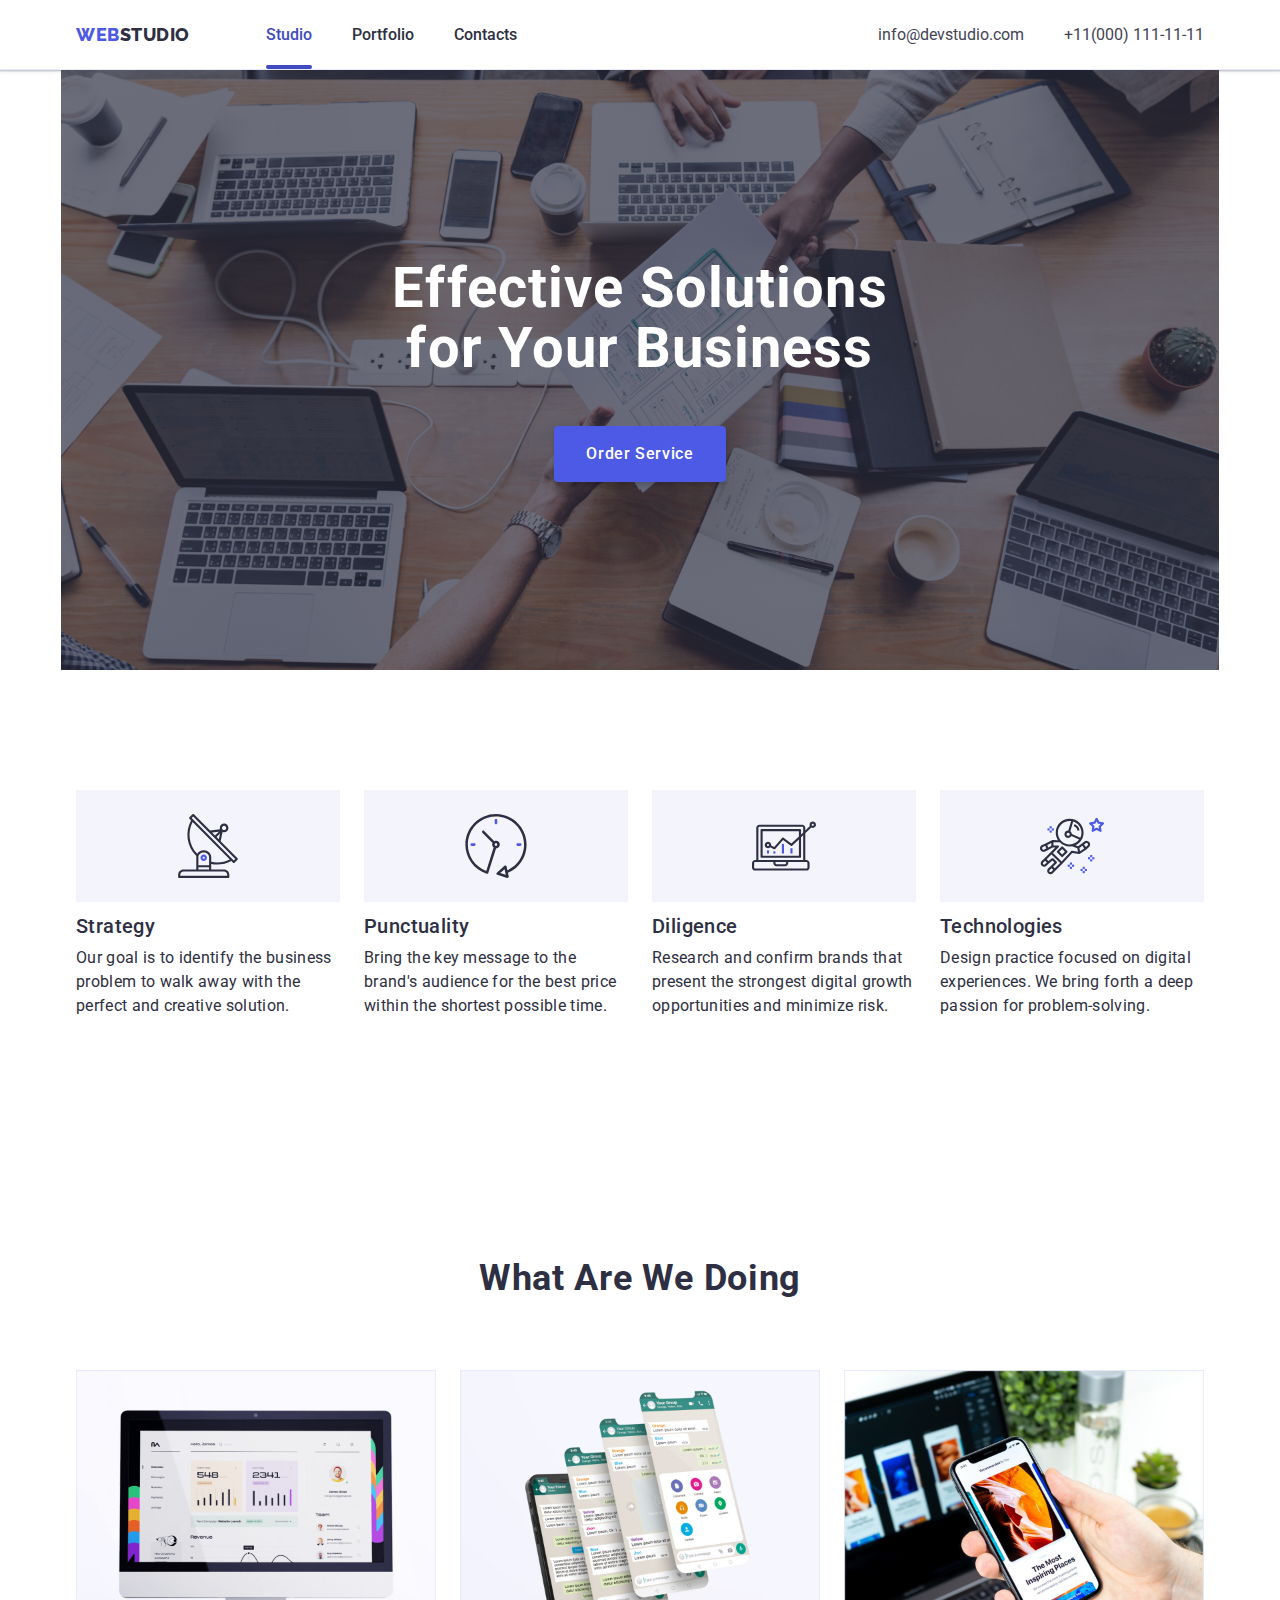
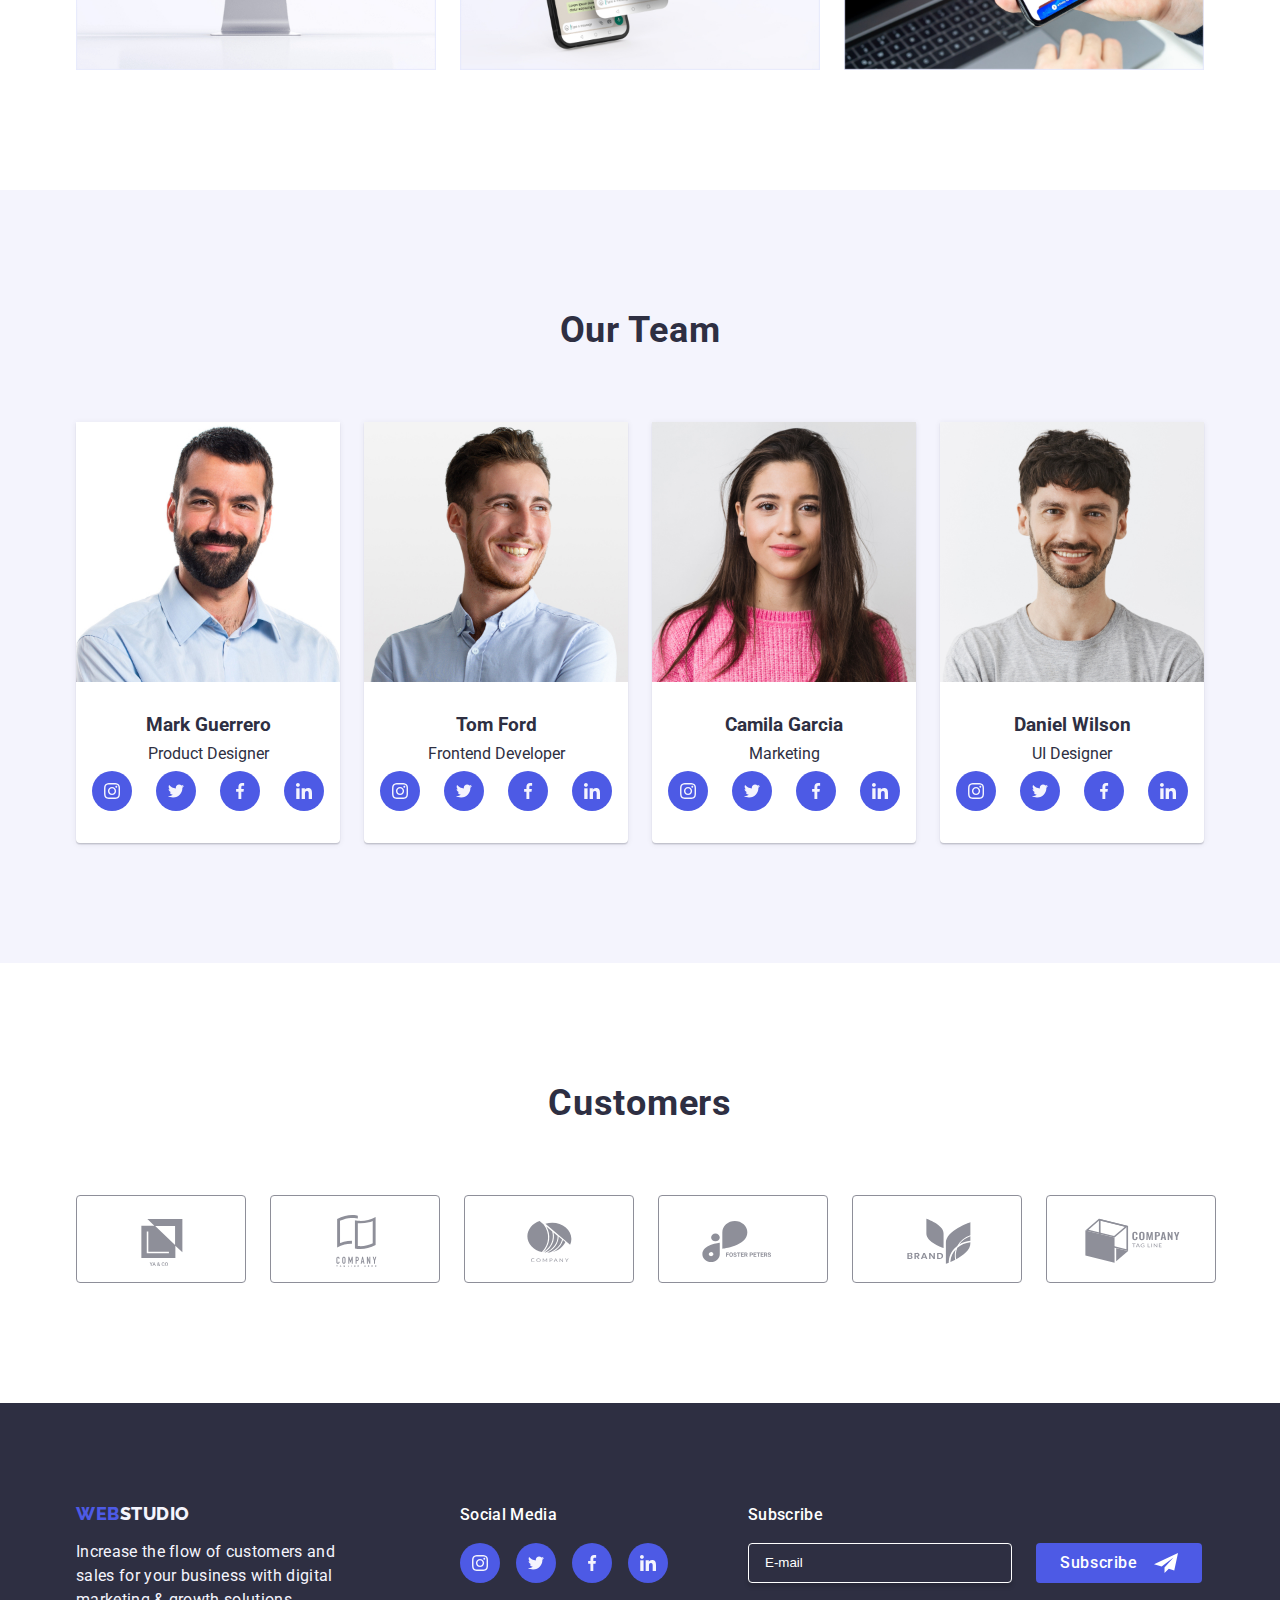
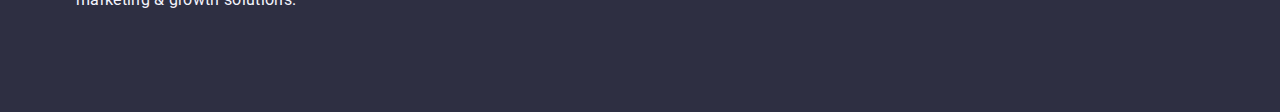
<file: index.html>
<!DOCTYPE html>
<html lang="en">

<head>
    <meta charset="UTF-8">
    <meta name="viewport" content="width=device-width, initial-scale=1.0">
    <title>WebStudio Project</title>

    <link rel="stylesheet" href="./css/style.css">
    <link rel="preconnect" href="https://fonts.googleapis.com">
    <link rel="preconnect" href="https://fonts.gstatic.com" crossorigin>
    <link rel="stylesheet"
    href="https://fonts.googleapis.com/css2?family=Raleway:wght@800&family=Roboto:wght@400;500;700;900&display=swap">

</head>

<body>

    <header class="page-header">

            <div class="header container">

                <nav class="header-navigation">
                
                    <a class="page-logo" href="index.html">
                
                        WEB<span class="page-logo-header">STUDIO </span>
                
                    </a>
                
                    <ul class="nav-list">
                        <li class="nav-list-item">
                            <a class="nav-list-item-link active" href="index.html">Studio</a>
                        </li>
                
                        <li class="nav-list-item">
                            <a class="nav-list-item-link" href="portfolio.html">Portfolio</a>
                        </li>
                
                        <li class="nav-list-item">
                            <a class="nav-list-item-link" href="#">Contacts</a>
                        </li>
                    </ul>
                
                </nav>
                
                <address class="header-address">
                
                    <ul class="address-list">
                        <li class="address-list-item">
                            <a class="address-list-item-link" href="mailto:info@devstudio.com">
                                info@devstudio.com
                            </a>
                        </li>
                
                        <li class="address-list-item">
                            <a class="address-list-item-link" href="tel:11-000-111-11-11">
                                +11(000) 111-11-11
                            </a>
                        </li>
                    </ul>
                
                </address>

            </div>

    </header>

    <main>

        <section class="hero-section container">

            <div class="container">

                <h1 class="hero-title">
                    Effective Solutions
                    <br>for Your Business
                </h1>
                
                <button class="hero-button" type="button" data-modal-open>
                    Order Service
                </button>

            </div>

        </section>

        <section class="features-section section">

            <div class="container">

                <h2 hidden> Features </h2>
                
                <ul class="features-list">
                    <li class="features-list-item">
   
                        <svg class="features-icons">
                        
                            <use href="./images/icons.svg#antenna">
                        
                        </svg>
                        
                        <h3 class="features-list-item-title">
                            Strategy
                        </h3>
                
                        <p class="features-list-item-description">
                            Our goal is to identify the business
                            problem to walk away with the perfect
                            and creative solution.
                        </p>
                    </li>
                
                    <li class="features-list-item">

                        <svg class="features-icons">
                            
                            <use href="./images/icons.svg#clock">

                        </svg>

                        <h3 class="features-list-item-title">
                            Punctuality
                        </h3>
                
                        <p class="features-list-item-description">
                            Bring the key message to the brand's
                            audience for the best price within the
                            shortest possible time.
                        </p>
                    </li>
                
                    <li class="features-list-item">

                        <svg class="features-icons">
                        
                            <use href="./images/icons.svg#diagram">
                        
                        </svg>

                        <h3 class="features-list-item-title">
                            Diligence
                        </h3>
                
                        <p class="features-list-item-description">
                            Research and confirm brands that present
                            the strongest digital growth opportunities
                            and minimize risk.
                        </p>
                    </li>
                
                    <li class="features-list-item">

                        <svg class="features-icons">
                        
                            <use href="./images/icons.svg#astronaut">
                        
                        </svg>

                        <h3 class="features-list-item-title">
                            Technologies
                        </h3>
                
                        <p class="features-list-item-description">
                            Design practice focused on digital
                            experiences. We bring forth a deep
                            passion for problem-solving.
                        </p>
                    </li>
                
                </ul>

            </div>

        </section>

        <section class="services-section section">

            <div class="container">

                <h2 class="title">
                    What Are We Doing
                </h2>
                
                <ul class="service-list">
                    <li class="services-list-item">
                        <img src="images/imac.jpg" 
                        alt="imac" 
                        width="360" 
                        height="300">

                    </li>
                
                    <li class="services-list-item">
                        <img src="images/screen.jpg" 
                        alt="screen" 
                        width="360" 
                        height="300">

                    </li>
                
                    <li class="services-list-item">
                        <img src="images/iphone.jpg" 
                        alt="iphone" 
                        width="360" 
                        height="300">

                    </li>
                </ul>

            </div>

        </section>

        <section class="team-section section">

            <div class="container">

                <h2 class="title">
                    Our Team
                </h2>
                
                <ul class="team-list">

                    <li class="team-list-item">
                        <img src="images/markguererro.jpg" 
                        alt="mark" 
                        width="264" 
                        height="260">

                        <div class="cards">

                            <h3 class="cards-title">
                                Mark Guerrero
                            </h3>
                            
                            <p class="cards-description">Product Designer</p>

                            <ul class="icons-list">

                                <li class="team-icons">
                                
                                    <a href="https://www.instagram.com/" class="social-size">

                                        <svg class="social-media">
                                        
                                            <use href="./images/icons.svg#ig_stroke"/>
                                        
                                        </svg>

                                    </a>
                                
                                </li>

                                <li class="team-icons">
                                
                                    <a href="https://twitter.com/" class="social-size">
                                
                                        <svg class="social-media">
                                
                                            <use href="./images/icons.svg#twitter_stroke"/>
                                
                                        </svg>
                                
                                    </a>
                                
                                </li>

                                <li class="team-icons">
                                
                                    <a href="https://www.facebook.com/" class="social-size">
                                
                                        <svg class="social-media">
                                
                                            <use href="./images/icons.svg#facebook_stroke"/>
                                
                                        </svg>
                                
                                    </a>
                                
                                </li>

                                <li class="team-icons">
                                
                                    <a href="https://www.linkedin.com/" class="social-size">
                                
                                        <svg class="social-media">
                                
                                            <use href="./images/icons.svg#linkedin_stroke"/>
                                
                                        </svg>
                                
                                    </a>
                                
                                </li>

                            </ul>

                        </div>

                    </li>
                
                    <li class="team-list-item">
                        <img src="images/tomford.jpg" 
                        alt="tom" 
                        width="264" 
                        height="260">

                        <div class="cards">

                            <h3 class="cards-title">
                                 Tom Ford
                            </h3>
                            
                            <p class="cards-description">Frontend Developer</p>

                            <ul class="icons-list">
                            
                                <li class="team-icons">
                            
                                    <a href="https://www.instagram.com/" class="social-size">
                            
                                        <svg class="social-media">
                            
                                            <use href="./images/icons.svg#ig_stroke"/>
                            
                                        </svg>
                            
                                    </a>
                            
                                </li>
                            
                                <li class="team-icons">
                            
                                    <a href="https://twitter.com/" class="social-size">
                            
                                        <svg class="social-media">
                            
                                            <use href="./images/icons.svg#twitter_stroke"/>
                            
                                        </svg>
                            
                                    </a>
                            
                                </li>
                            
                                <li class="team-icons">
                            
                                    <a href="https://www.facebook.com/" class="social-size">
                            
                                        <svg class="social-media">
                            
                                            <use href="./images/icons.svg#facebook_stroke"/>
                            
                                        </svg>
                            
                                    </a>
                            
                                </li>
                            
                                <li class="team-icons">
                            
                                    <a href="https://www.linkedin.com/" class="social-size">
                            
                                        <svg class="social-media">
                            
                                            <use href="./images/icons.svg#linkedin_stroke"/>
                            
                                        </svg>
                            
                                    </a>
                            
                                </li>
                            
                            </ul>
                            
                        </div>
                        
                    </li>
                
                    <li class="team-list-item">
                        <img src="images/camilagarcia.jpg" 
                        alt="camila" 
                        width="264" 
                        height="260">

                        <div class="cards">

                            <h3 class="cards-title">
                                Camila Garcia
                            </h3>
                            
                            <p class="cards-description">Marketing</p>

                            <ul class="icons-list">
                            
                                <li class="team-icons">
                            
                                    <a href="https://www.instagram.com/" class="social-size">
                            
                                        <svg class="social-media">
                            
                                            <use href="./images/icons.svg#ig_stroke"/>
                            
                                        </svg>
                            
                                    </a>
                            
                                </li>
                            
                                <li class="team-icons">
                            
                                    <a href="https://twitter.com/" class="social-size">
                            
                                        <svg class="social-media">
                            
                                            <use href="./images/icons.svg#twitter_stroke"/>
                            
                                        </svg>
                            
                                    </a>
                            
                                </li>
                            
                                <li class="team-icons">
                            
                                    <a href="https://www.facebook.com/" class="social-size">
                            
                                        <svg class="social-media">
                            
                                            <use href="./images/icons.svg#facebook_stroke"/>
                            
                                        </svg>
                            
                                    </a>
                            
                                </li>
                            
                                <li class="team-icons">
                            
                                    <a href="https://www.linkedin.com/" class="social-size">
                            
                                        <svg class="social-media">
                            
                                            <use href="./images/icons.svg#linkedin_stroke"/>
                            
                                        </svg>
                            
                                    </a>
                            
                                </li>
                            
                            </ul>
                            
                        </div>
                        
                    </li>
                
                    <li class="team-list-item">
                        <img src="images/danielwilson.jpg" 
                        alt="daniel" 
                        width="264" 
                        height="260">

                        <div class="cards">

                            <h3 class="cards-title">
                                Daniel Wilson
                            </h3>
                            
                            <p class="cards-description">UI Designer</p>

                            <ul class="icons-list">
                            
                                <li class="team-icons">
                            
                                    <a href="https://www.instagram.com/" class="social-size">
                            
                                        <svg class="social-media">
                            
                                            <use href="./images/icons.svg#ig_stroke"/>
                            
                                        </svg>
                            
                                    </a>
                            
                                </li>
                            
                                <li class="team-icons">
                            
                                    <a href="https://twitter.com/" class="social-size">
                            
                                        <svg class="social-media">
                            
                                            <use href="./images/icons.svg#twitter_stroke"/>
                            
                                        </svg>
                            
                                    </a>
                            
                                </li>
                            
                                <li class="team-icons">
                            
                                    <a href="https://www.facebook.com/" class="social-size">
                            
                                        <svg class="social-media">
                            
                                            <use href="./images/icons.svg#facebook_stroke"/>
                            
                                        </svg>
                            
                                    </a>
                            
                                </li>
                            
                                <li class="team-icons">
                            
                                    <a href="https://www.linkedin.com/" class="social-size">
                            
                                        <svg class="social-media">
                            
                                            <use href="./images/icons.svg#linkedin_stroke"/>
                            
                                        </svg>
                            
                                    </a>
                            
                                </li>
                            
                            </ul>

                        </div>

                    </li>
                </ul>
                
            </div>

        </section>

        <section class="customers-section section">

            <div class="container">

                <h2 class="title">
                    Customers
                </h2>

                <ul class="customers-list">

                    <li class="customers-list-item">

                        <svg class="customers-icons">
                        
                            <use href="./images/icons.svg#c_one"/>
                        
                        </svg>

                    </li>

                    <li class="customers-list-item">
                    
                        <svg class="customers-icons">
                    
                            <use href="./images/icons.svg#c_two"/>
                    
                        </svg>
                    
                    </li>

                    <li class="customers-list-item">
                    
                        <svg class="customers-icons">
                    
                            <use href="./images/icons.svg#c_three"/>
                    
                        </svg>
                    
                    </li>

                    <li class="customers-list-item">
                    
                        <svg class="customers-icons">
                    
                            <use href="./images/icons.svg#c_four"/>
                    
                        </svg>
                    
                    </li>

                    <li class="customers-list-item">
                    
                        <svg class="customers-icons">
                    
                            <use href="./images/icons.svg#c_five"/>
                    
                        </svg>
                    
                    </li>

                    <li class="customers-list-item">
                    
                        <svg class="customers-icons">
                    
                            <use href="./images/icons.svg#c_six"/>
                    
                        </svg>
                    
                    </li>

                </ul>

            </div>

        </section>

    </main>

    <div class="modal-backdrop is-hidden" data-modal>

        <div class="modal-popup">

            <button class="close-popup" 
            type="button" 
            data-modal-close>

            <svg class="close-popup-icon">

                <use href="./images/icons.svg#x_icon"/>

            </svg>

            </button>

            <p class="popup-title">Leave your contacts and we will call you back</p>

            <form name="popup-form">

                <label class="popup-form-section">

                    <span class="section-label">Name</span>

                    <input class="section-field"
                            type="text"
                            name="full-name"
                            placeholder="Full Name"
                            required/>

                    <svg class="popup-form-icons">

                        <use href="./images/icons.svg#person"/>

                    </svg>

                </label>

                <label class="popup-form-section">
                
                    <span class="section-label">Phone</span>
                
                    <input class="section-field" 
                            type="tel" 
                            name="full-number" 
                            placeholder="###-###-####" 
                            required/>
                
                    <svg class="popup-form-icons">
                
                        <use href="./images/icons.svg#telephone"/>
                
                    </svg>
                
                </label>

                <label class="popup-form-section">
                
                    <span class="section-label">Email</span>
                
                    <input class="section-field" 
                            type="email" 
                            name="full-email" 
                            placeholder="user@email.com" 
                            required/>
                
                    <svg class="popup-form-icons">
                
                        <use href="./images/icons.svg#envelope"/>
                
                    </svg>
                
                </label>

                <label class="popup-form-section">
                
                    <span class="section-label">Comments</span>
                
                    <textarea class="textarea-field"  
                            name="full-comments" 
                            placeholder="Text input"
                            rows="8"
                            required>
                    </textarea>
                
                </label>

                <label class="popup-agreement-section">

                        <input class="agreement-box hidden-box" 
                                type="checkbox" 
                                name="full-terms" 
                                checked
                                required/>
                        
                        <svg class="agreement-icon">
                        
                            <use href="./images/icons.svg#check-icon" />
                        
                        </svg>

                    <span class="accept-terms">I accept the terms and conditions of the

                        <a class="privacy-policy" href="">Privacy Policy</a>

                    </span>
                
                </label>

                <button class="send-form"
                    type="submit">Send</button>

            </form>

        </div>

    </div>

    <footer class="footer-section">

        <div class="container">

            <ul class="footer-list">
            
                <li class="footer-list-item">
            
                    <a class="page-logo" href="index.html">
            
                        WEB<span class="page-logo-footer">STUDIO</span>
            
                    </a>
            
                    <p class="footer-section-description">
                        Increase the flow of customers and sales for your business with digital marketing & growth solutions.
                    </p>
            
                </li>
            
                <li class="footer-list-item">
            
                    <p class="footer-title social-area">Social Media</p>
            
                    <ul class="footer-icons-list social-area">
            
                        <li class="footer-sm-icons">
            
                            <a href="https://www.instagram.com/" class="social-size">
            
                                <svg class="social-media">
            
                                    <use href="./images/icons.svg#ig_stroke" />
            
                                </svg>
            
                            </a>
            
                        </li>
            
                        <li class="footer-sm-icons">
            
                            <a href="https://twitter.com/" class="social-size">
            
                                <svg class="social-media">
            
                                    <use href="./images/icons.svg#twitter_stroke" />
            
                                </svg>
            
                            </a>
            
                        </li>
            
                        <li class="footer-sm-icons">
            
                            <a href="https://www.facebook.com/" class="social-size">
            
                                <svg class="social-media">
            
                                    <use href="./images/icons.svg#facebook_stroke" />
            
                                </svg>
            
                            </a>
            
                        </li>
            
                        <li class="footer-sm-icons">
            
                            <a href="https://www.linkedin.com/" class="social-size">
            
                                <svg class="social-media">
            
                                    <use href="./images/icons.svg#linkedin_stroke" />
            
                                </svg>
            
                            </a>
            
                        </li>
            
                    </ul>
            
                </li>
            
                <li class="footer-list-item">
            
                    <p class="footer-title newsletter-area"> Subscribe</p>
            
                    <form class="newsletter newsletter-area">
            
                        <div class="subscriber-field">
            
                            <label class="enter-email">
            
                                <input class="email-field" type="email" id="email" name="email" placeholder="E-mail" required>
            
                            </label>
            
                        </div>
            
                        <div class="subscriber-button">
            
                            <button type="submit"> Subscribe
            
                                <svg class="subscribe-icon">
            
                                    <use href="./images/icons.svg#subscribe_icon">
            
                                </svg>
            
                            </button>
            
                        </div>
            
                    </form>
            
                </li>
            
            </ul>
            
        </div>

    </footer>


<script src="modal.js"></script>
<script src="mobile-menu.js"></script>
<script src="test.phone-number.js"></script>

</body>

</html>
</file>
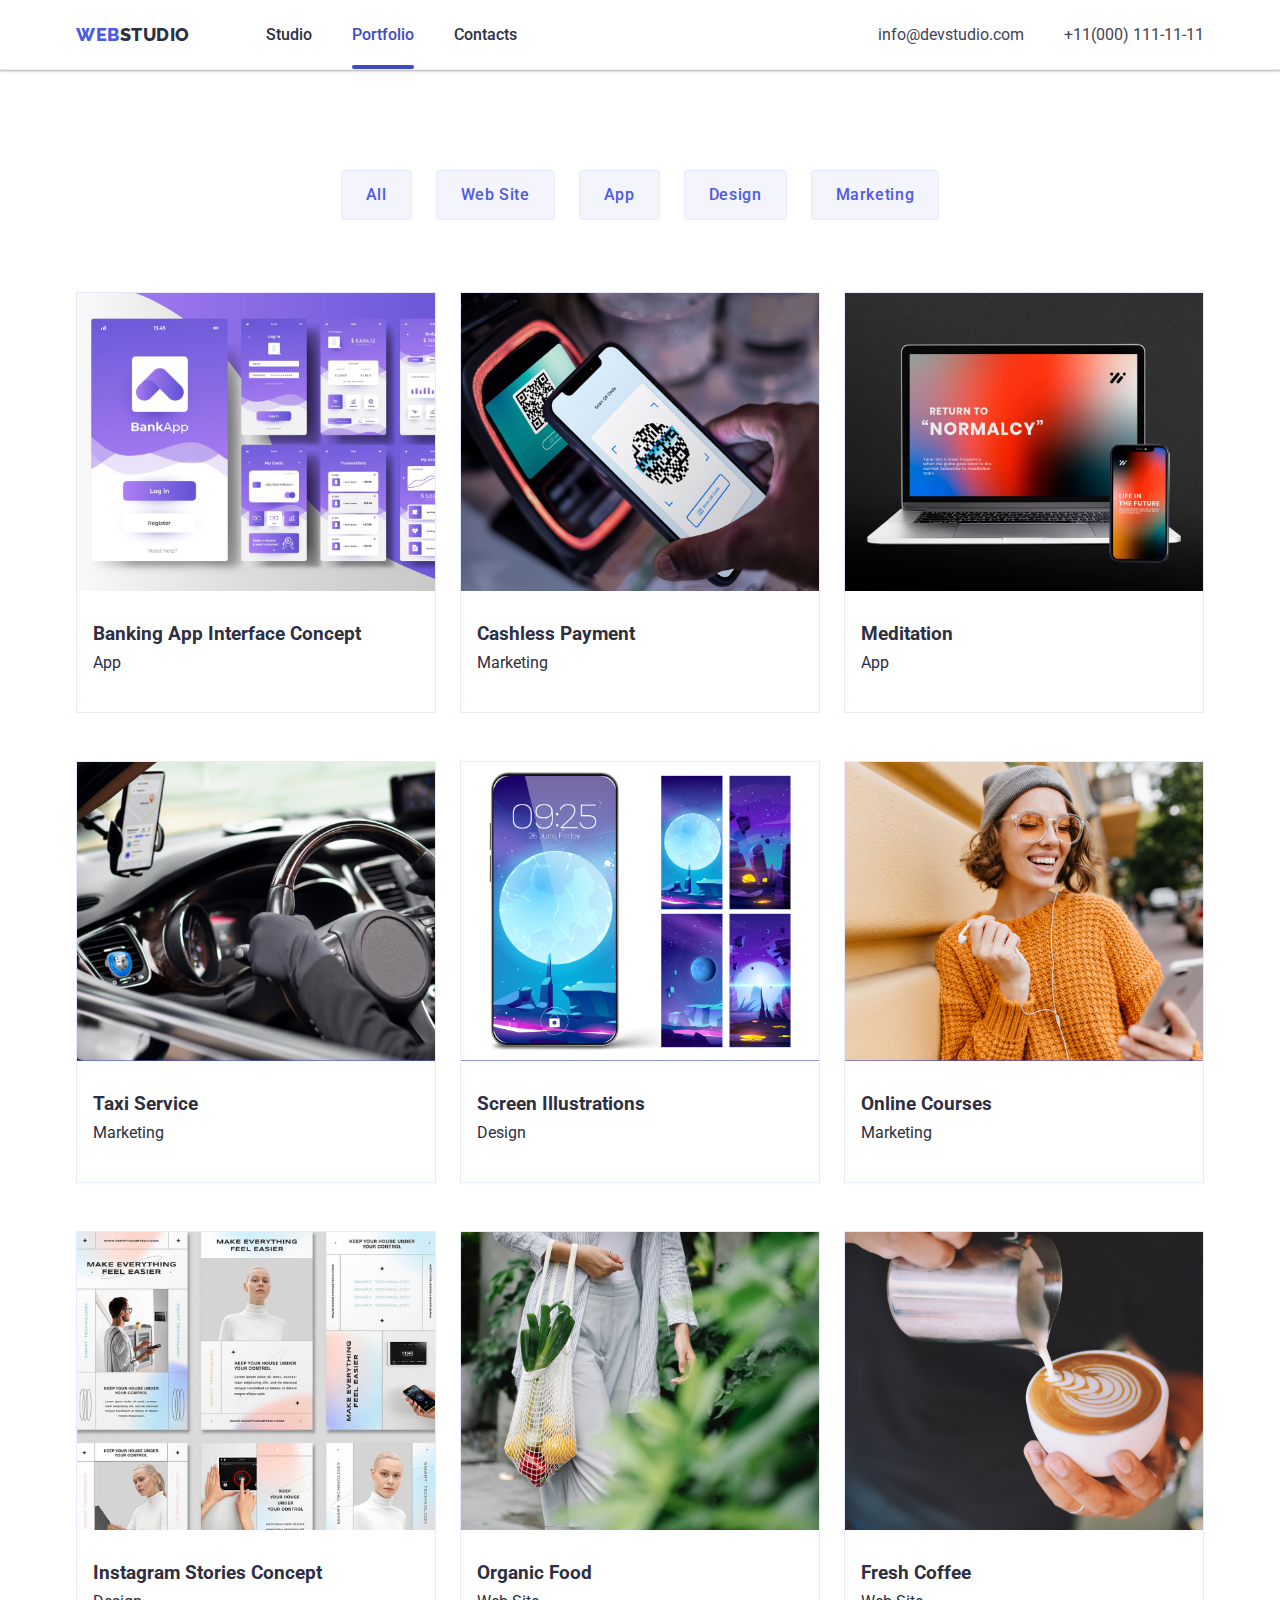
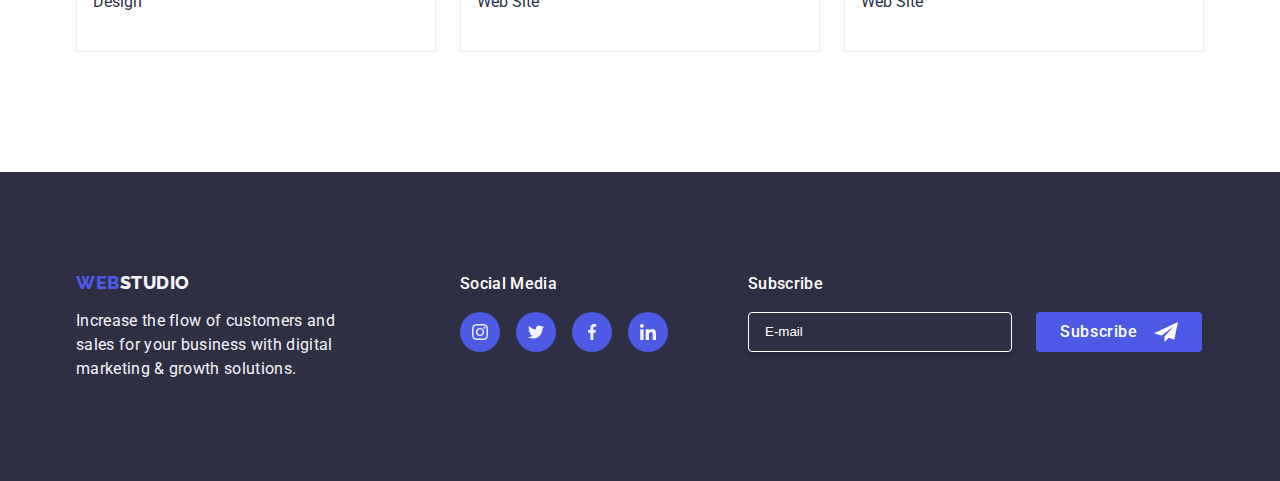
<file: portfolio.html>
<!DOCTYPE html>
<html lang="en">

<head>

    <meta charset="UTF-8">
    <meta name="viewport" content="width=device-width, initial-scale=1.0">
    <title>WebStudio Project</title>

    <link rel="stylesheet" href="./css/style.css">
    <link rel="preconnect" href="https://fonts.googleapis.com">
    <link rel="preconnect" href="https://fonts.gstatic.com" crossorigin>
    <link rel="stylesheet"
        href="https://fonts.googleapis.com/css2?family=Raleway:wght@800&family=Roboto:wght@400;500;700;900&display=swap">

</head>

<body>

    <header class="page-header">

        <div class="header container">

            <nav class="header-navigation">

                <a class="page-logo" href="index.html">

                    WEB<span class="page-logo-header">STUDIO </span>

                </a>

                <ul class="nav-list">
                    <li class="nav-list-item">
                        <a class="nav-list-item-link" href="index.html">Studio</a>
                    </li>

                    <li class="nav-list-item">
                        <a class="nav-list-item-link active" href="portfolio.html">Portfolio</a>
                    </li>

                    <li class="nav-list-item">
                        <a class="nav-list-item-link" href="#">Contacts</a>
                    </li>
                </ul>

            </nav>

            <address class="header-address">

                <ul class="address-list">
                    <li class="address-list-item">
                        <a class="address-list-item-link" href="mailto:info@devstudio.com">
                            info@devstudio.com
                        </a>
                    </li>

                    <li class="address-list-item">
                        <a class="address-list-item-link" href="tel:11-000-111-11-11">
                            +11(000) 111-11-11
                        </a>
                    </li>
                </ul>

            </address>

        </div>

    </header>

    <main>

        <section class="portfolio-page">

            <div class="filters container">

                <ul class="filters-list">

                    <li class="filters-list-item">

                        <button class="filters-button">All</button>

                    </li>

                    <li class="filters-list-item">

                        <button class="filters-button">Web Site</button>

                    </li>

                    <li class="filters-list-item">

                        <button class="filters-button">App</button>

                    </li>

                    <li class="filters-list-item">

                        <button class="filters-button">Design</button>

                    </li>

                    <li class="filters-list-item">

                        <button class="filters-button">Marketing</button>

                    </li>

                </ul>

            </div>

            <div class="projects container">

                <ul class="projects-list">

                    <li class="projects-list-item">

                        <div class="projects-list-item-wrap">

                            <img src="images/one.jpg" 
                            alt="one" 
                            width="360" 
                            height="300">

                            <p class="projects-list-item-overlay">
                                14 Stylish and User-Friendly App Design Concepts ·
                                Task Manager App · Calorie Tracker App ·
                                Exotic Fruit Ecommerce App ·
                                Cloud Storage App
                            </p>

                        </div>

                        <div class="cards portfolio-projects">

                            <h3 class="cards-title">
                                Banking App Interface Concept
                            </h3>

                            <p class="cards-description">App</p>

                        </div>

                    </li>

                    <li class="projects-list-item">

                        <div class="projects-list-item-wrap">

                            <img src="images/two.jpg" 
                            alt="two" 
                            width="360" 
                            height="300">

                            <p class="projects-list-item-overlay">
                                14 Stylish and User-Friendly App Design Concepts ·
                                Task Manager App · Calorie Tracker App ·
                                Exotic Fruit Ecommerce App ·
                                Cloud Storage App
                            </p>

                        </div>

                        <div class="cards portfolio-projects">

                            <h3 class="cards-title">
                                Cashless Payment
                            </h3>

                            <p class="cards-description">Marketing</p>

                        </div>

                    </li>

                    <li class="projects-list-item">

                        <div class="projects-list-item-wrap">

                            <img src="images/three.jpg" 
                            alt="three" 
                            width="360" 
                            height="300">

                            <p class="projects-list-item-overlay">
                                14 Stylish and User-Friendly App Design Concepts ·
                                Task Manager App · Calorie Tracker App ·
                                Exotic Fruit Ecommerce App ·
                                Cloud Storage App
                            </p>

                        </div>

                        <div class="cards portfolio-projects">

                            <h3 class="cards-title">
                                Meditation
                            </h3>

                            <p class="cards-description">App</p>

                        </div>

                    </li>

                    <li class="projects-list-item">

                        <div class="projects-list-item-wrap">

                            <img src="images/four.jpg" 
                            alt="four" 
                            width="360" 
                            height="300">

                            <p class="projects-list-item-overlay">
                                14 Stylish and User-Friendly App Design Concepts ·
                                Task Manager App · Calorie Tracker App ·
                                Exotic Fruit Ecommerce App ·
                                Cloud Storage App
                            </p>

                        </div>

                        <div class="cards portfolio-projects">

                            <h3 class="cards-title">
                                Taxi Service
                            </h3>

                            <p class="cards-description">Marketing</p>

                        </div>

                    </li>

                    <li class="projects-list-item">

                        <div class="projects-list-item-wrap">

                            <img src="images/five.jpg" 
                            alt="five" 
                            width="360" 
                            height="300">

                            <p class="projects-list-item-overlay">
                                14 Stylish and User-Friendly App Design Concepts ·
                                Task Manager App · Calorie Tracker App ·
                                Exotic Fruit Ecommerce App ·
                                Cloud Storage App
                            </p>

                        </div>

                        <div class="cards portfolio-projects">

                            <h3 class="cards-title">
                                Screen Illustrations
                            </h3>

                            <p class="cards-description">Design</p>

                        </div>

                    </li>

                    <li class="projects-list-item">

                        <div class="projects-list-item-wrap">

                            <img src="images/six.jpg" 
                            alt="six" 
                            width="360" 
                            height="300">

                            <p class="projects-list-item-overlay">
                                14 Stylish and User-Friendly App Design Concepts ·
                                Task Manager App · Calorie Tracker App ·
                                Exotic Fruit Ecommerce App ·
                                Cloud Storage App
                            </p>

                        </div>

                        <div class="cards portfolio-projects">

                            <h3 class="cards-title">
                                Online Courses
                            </h3>

                            <p class="cards-description">Marketing</p>

                        </div>

                    </li>

                    <li class="projects-list-item">

                        <div class="projects-list-item-wrap">

                            <img src="images/seven.jpg" 
                            alt="seven" 
                            width="360" 
                            height="300">

                            <p class="projects-list-item-overlay">
                                14 Stylish and User-Friendly App Design Concepts ·
                                Task Manager App · Calorie Tracker App ·
                                Exotic Fruit Ecommerce App ·
                                Cloud Storage App
                            </p>

                        </div>

                        <div class="cards portfolio-projects">

                            <h3 class="cards-title">
                                Instagram Stories Concept
                            </h3>

                            <p class="cards-description">Design</p>

                        </div>

                    </li>

                    <li class="projects-list-item">

                        <div class="projects-list-item-wrap">

                            <img src="images/eight.jpg" 
                            alt="eight" 
                            width="360" 
                            height="300">

                            <p class="projects-list-item-overlay">
                                14 Stylish and User-Friendly App Design Concepts ·
                                Task Manager App · Calorie Tracker App ·
                                Exotic Fruit Ecommerce App ·
                                Cloud Storage App
                            </p>

                        </div>

                        <div class="cards portfolio-projects">

                            <h3 class="cards-title">
                                Organic Food
                            </h3>

                            <p class="cards-description">Web Site</p>

                        </div>

                    </li>

                    <li class="projects-list-item">

                        <div class="projects-list-item-wrap">

                            <img src="images/nine.jpg" 
                            alt="nine" 
                            width="360" 
                            height="300">

                            <p class="projects-list-item-overlay">
                                14 Stylish and User-Friendly App Design Concepts ·
                                Task Manager App · Calorie Tracker App ·
                                Exotic Fruit Ecommerce App ·
                                Cloud Storage App
                            </p>

                        </div>

                        <div class="cards portfolio-projects">

                            <h3 class="cards-title">
                                Fresh Coffee
                            </h3>

                            <p class="cards-description">Web Site</p>

                        </div>

                    </li>

                </ul>

            </div>

        </section>

    </main>

<footer class="footer-section">

    <div class="container">

        <ul class="footer-list">

            <li class="footer-list-item">

                <a class="page-logo" href="index.html">

                    WEB<span class="page-logo-footer">STUDIO</span>

                </a>

                <p class="footer-section-description">
                    Increase the flow of customers and sales for your business with digital marketing & growth
                    solutions.
                </p>

            </li>

            <li class="footer-list-item">

                <p class="footer-title social-area">Social Media</p>

                <ul class="footer-icons-list social-area">

                    <li class="footer-sm-icons">

                        <a href="https://www.instagram.com/" class="social-size">

                            <svg class="social-media">

                                <use href="./images/icons.svg#ig_stroke" />

                            </svg>

                        </a>

                    </li>

                    <li class="footer-sm-icons">

                        <a href="https://twitter.com/" class="social-size">

                            <svg class="social-media">

                                <use href="./images/icons.svg#twitter_stroke" />

                            </svg>

                        </a>

                    </li>

                    <li class="footer-sm-icons">

                        <a href="https://www.facebook.com/" class="social-size">

                            <svg class="social-media">

                                <use href="./images/icons.svg#facebook_stroke" />

                            </svg>

                        </a>

                    </li>

                    <li class="footer-sm-icons">

                        <a href="https://www.linkedin.com/" class="social-size">

                            <svg class="social-media">

                                <use href="./images/icons.svg#linkedin_stroke" />

                            </svg>

                        </a>

                    </li>

                </ul>

            </li>

            <li class="footer-list-item">

                <p class="footer-title newsletter-area"> Subscribe</p>

                <form class="newsletter newsletter-area">

                    <div class="subscriber-field">

                        <label class="enter-email">

                            <input class="email-field" type="email" id="email" name="email" placeholder="E-mail"
                                required>

                        </label>

                    </div>

                    <div class="subscriber-button">

                        <button type="submit"> Subscribe

                            <svg class="subscribe-icon">

                                <use href="./images/icons.svg#subscribe_icon">

                            </svg>

                        </button>

                    </div>

                </form>

            </li>

        </ul>

    </div>

</footer>

</body>

</html>
</file>
<file: css/style.css>
* {

    margin: 0;
    padding: 0;
    box-sizing: border-box;
}

:root {

    --iris: #4D5AE5;
    --ocean: #404BBF;
    --navy-blue: #2E2F42;
    --green: #31D0AA;
    --slate: #434455;
    --light-slate: #8E8F99;
    --cornflower: #E7E9FC;
    --cloud: #F4F4FD;
    --navy-blue-modal: rgba(46, 47, 66, 0.40);
    --grey: #2E2F42;
    --white: #FFF;
    --dairy: #FCFCFC;

}

body {

    background-color: var(--white);
    color: var(--navy-blue);
    font-family: 'Roboto', 'sans-serif';
    font-size: 16px;
    font-weight: 400;
   
}

li {

    list-style: none;

}

a {

    text-decoration: none;
    color: inherit;

}

address {

    font-style: inherit;

}

button {

    font-family: inherit;
    font-size: 16px;
    border: unset;
    outline: none;
    cursor: pointer;
    line-height: 1.5;
}

img {

    display: flex;
    max-width: 100%;
    height: auto;

}


.container {

    width: 1158px;
    margin: 0 auto;
    padding: 0 15px;

}

.section {

    padding: 120px 0;

}

.page-logo {

    color: var(--iris);

    font-family: 'Raleway', 'sans-serif';
    font-size: 18px;
    font-weight: 800;
    line-height: 1.16667;

    letter-spacing: 0.54px;
    text-transform: uppercase;

}

.header,
.header-navigation,
.nav-list,
.header-address,
.address-list {

    display: flex;
    align-items: center;

}

.page-header {

    padding: 24px 0;
    border-bottom: 1px solid var(--cornflower);
    background: var(--white);
    box-shadow: 0px 1px 6px 0px rgba(46, 47, 66, 0.08), 0px 1px 1px 0px rgba(46, 47, 66, 0.16), 0px 2px 1px 0px rgba(46, 47, 66, 0.08);

}

.page-logo-header {

    color: var(--navy-blue);
}

.page-logo-footer {

    color: var(--cloud);
}

.nav-list {

    font-weight: 500;
    margin-left: 76px;
    gap: 40px;
    transition: color cubic-bezier(0.4, 0, 0.2, 1);

}

.nav-list-item {

    position: relative;

}

.nav-list-item:hover .nav-list-item-link::after {

    width: 100%;

}

.nav-list-item-link {

    color: var(--navy-blue);
    transition: color cubic-bezier(0.4, 0, 0.2, 1);

}

.nav-list-item-link.active {

    color: var(--ocean);

}

.nav-list-item-link.active::after {

    width: 100%;

}

.nav-list-item-link::after {

    content: '';
    position: absolute;
    left: 0;
    bottom: -25px;

    width: 0;
    height: 4px;

    border-radius: 2px;
    background-color: var(--ocean);

    transition: width 250ms cubic-bezier(0.4, 0, 0.2, 1);
}

.nav-list-item .nav-list-item-link:hover,
.nav-list-item .nav-list-item-link:focus,
.address-list-item .address-list-item-link:hover,
.address-list-item .address-list-item-link:focus {

    color: var(--ocean);

}

.header-address {

    margin-left: auto;

}

.address-list {

    gap: 40px;
    
} 

.address-list-item-link {

    color: var(--slate);
    transition: color 250ms cubic-bezier(0.4, 0, 0.2, 1);
}

.hero-section {

    background-image: linear-gradient(rgba(46, 47, 66, 0.70),
        rgba(46, 47, 66, 0.70)), 
        url(/images/people-office.jpg);
    background-repeat: no-repeat;
    background-position: center;
    background-size: cover;
    max-width: 1440px;
    margin: 0 auto;
    background-color: var(--navy-blue);
    padding: 188px 0;
    text-align: center;

}

.hero-title {

    color: var(--white);
    font-size: 56px;
    font-weight: 700;
    line-height: 1.07143;
    letter-spacing: 1.12px;
    margin-bottom: 48px;
}

.hero-button {

    background-color: var(--iris);
    color: var(--white);
    border-radius: 4px;
    box-shadow: 0px 4px 4px 0px rgba(0, 0, 0, 0.15);
    padding: 16px 32px;
    font-weight: 500;
    letter-spacing: 0.64px;
    transition: background-color 250ms cubic-bezier(0.4, 0, 0.2, 1);

}

.hero-button:hover,
.hero-button:focus {

    background-color: var(--ocean);
}

.footer-section {

    background-color: var(--navy-blue);
    padding: 100px 0;

}

.footer-section-description {

    width: 264px;
    color: var(--cloud);
    line-height: 1.5;
    letter-spacing: 0.32px;
    margin-top: 16px;

}

.footer-list {

    display: flex;

}

.footer-icons-list {

    display: flex;
    justify-content: center;
    gap: 16px;
    margin-top: 16px;
}

.footer-sm-icons:hover,
.footer-sm-icons:focus {

    background-color: var(--green);

}

.footer-title {

    color: var(--white);
    font-weight: 500;
    line-height: 1.5;
    letter-spacing: 0.32px;

}

.social-area {

    margin-left: 120px;
}

.newsletter-area {

    margin-left: 80px;
}

.newsletter {

    margin-left: 80px;
    margin-top: 16px;

    display: flex;
    gap: 24px;

    justify-content: center;
    align-items: center;

}

.newsletter button {

    display: flex;
    justify-content: center;
    align-items: center;
    padding: 8px 24px;
    gap: 16px;

    border-radius: 4px;
    background: var(--iris);
    color: var(--white);
    text-align: center;
    font-weight: 500;
    line-height: 24px;
    letter-spacing: 0.64px;

    transition: background 250ms cubic-bezier(0.4, 0, 0.2, 1),
        color 250ms cubic-bezier(0.4, 0, 0.2, 1);
}

.newsletter button:hover {

    background: var(--ocean, #404BBF);

}

.newsletter input {

    width: 264px;
    height: 40px;
    background-color: var(--navy-blue);
    color: var(--white);
    border-radius: 4px;
    border: 1px solid var(--white);
    box-shadow: 0px 4px 4px 0px rgba(0, 0, 0, 0.15);
    padding: 8px 16px;
    transition: border-color 250ms cubic-bezier(0.4, 0, 0.2, 1);

}

.email-field {

    fill: var(--white);
}

.newsletter input::placeholder {

    color: var(--white);

}

.email-field:hover,
.email-field:focus {

    outline: none;
    border: 1px solid var(--ocean);
}


.subscribe-icon {

    width: 24px;
    height: 24px;

    fill: currentColor;

}

.features-section {

    padding-top: 120px;
}

.features-icons {

    background-color: var(--cloud);
    width: 264px;
    height: 112px;
    padding: 24px 100px;
    margin-bottom: 8px;

}

.features-list {

    display: flex;
    flex-wrap: wrap;
    gap: 24px;

}

.features-list-item {

    flex-basis: calc((100% - 72px) / 4);

}

.features-list-item-title {

    font-size: 20px;
    font-weight: 500;
    line-height: 1.2;
    letter-spacing: 0.4px;
}

.features-list-item-description {


    line-height: 1.5;
    letter-spacing: 0.32px;
    margin-top: 8px;
    
}

.title {

    text-align: center;
    font-size: 36px;
    font-weight: 700;
    line-height: 1.11111;
    letter-spacing: 0.72px;
    text-transform: capitalize;
    margin-bottom: 72px;

}

.service-list {

    display: flex;
    flex-wrap: wrap;
    gap: 24px;

}

.service-list-item {

    flex-basis: calc((100% - 48px) / 3);
}

.team-section {

    background-color: var(--cloud);

}

.team-list  {

    display: flex;
    flex-wrap: wrap;
    gap: 24px;
    
}

.team-list-item {

    flex-basis: calc((100% - 72px) / 4);
    text-align: center;
    border-radius: 0px 0px 4px 4px;
    background: var(--white);
    box-shadow: 0px 2px 1px 0px rgba(46, 47, 66, 0.08), 0px 1px 1px 0px rgba(46, 47, 66, 0.16), 0px 1px 6px 0px rgba(46, 47, 66, 0.08);
}

.cards {

    padding: 32px 0;
}

.cards-description {

    margin: 8px 0;
}

.icons-list {

    display: flex;
    justify-content: center;
    gap: 24px;

}

.team-icons,
.footer-sm-icons {

    display: flex;
    justify-content: center;
    align-items: center;
    background-color: var(--iris);
    width: 40px;
    height: 40px;
    border-radius: 50%;
    transition: background-color 250ms cubic-bezier(0.4, 0, 0.2, 1);

}

.team-icons:hover,
.team-icons:focus {

    background-color: var(--ocean);

}

.social-size,
.social-media {

    width: 16px;
    height: 16px;

}


.customers-list,
.customers-list-item {

    display: flex;
    gap: 24px;
    
}

.customers-list-item {

    border: 1px solid var(--light-slate);
    border-radius: 4px;
    color: var(--light-slate);
    height: 88px;
    transition: color 250ms cubic-bezier(0.4, 0, 0.2, 1),
    border-color 250ms cubic-bezier(0.4, 0, 0.2, 1);

}

.customers-icons {

    fill: currentColor;
    width: 168px;
    height: 88px;
    padding: 16px 32px;
    transition: fill 250ms cubic-bezier(0.4, 0, 0.2, 1);

}

.customers-list-item:hover,
.customers-list-item-focus {

    color: var(--ocean);
    border-color: var(--ocean);

}

.filters {

    padding-top: 100px;
    padding-bottom: 72px;
}

.filters-list {

    display: flex;
    flex-wrap: wrap;
    justify-content: center;
    gap: 24px;

}

.filters-button {

    color: var(--iris);
    font-size: 16px;
    font-weight: 500;
    line-height: 24px;
    letter-spacing: 0.64px;

    border-radius: 4px;
    border: 1px solid var(--cornflower);
    background: var(--cloud);

    padding: 12px 24px;

    cursor: pointer;

    transition: background 250ms cubic-bezier(0.4, 0, 0.2, 1),
        border-color 250ms cubic-bezier(0.4, 0, 0.2, 1),
        color 250ms cubic-bezier(0.4, 0, 0.2, 1);

}

.filters-button:hover,
.filters-button:focus {

    color: var(--white);
    border-radius: 4px;
    border-color: var(--ocean);
    background: var(--ocean);
    box-shadow: 0px 2px 2px 0px rgba(0, 0, 0, 0.12),
        0px 2px 1px 0px rgba(0, 0, 0, 0.08),
        0px 3px 1px 0px rgba(0, 0, 0, 0.10);

}

.portfolio-projects {

    padding-left: 16px;
}

.projects-list {

    display: flex;
    flex-wrap: wrap;
    gap: 48px 24px;
    padding-bottom: 120px;

}

.projects-list-item {

    flex-basis: calc((100% - 48px) / 3);
    border: 1px solid var(--cornflower);
}

.projects-list-item-wrap {

    position: relative;
    overflow: hidden;

}

.projects-list-item-overlay {

    position: absolute;
    top: 0;
    height: 100%;
    width: 100%;
    padding: 40px 32px;

    color: var(--cloud);
    font-size: 16px;
    font-style: normal;
    font-weight: 400;
    line-height: 24px;
    letter-spacing: 0.32px;

    background-color: var(--iris);
    opacity: 0.9;
    transform: translateY(100%);
    transition: transform 250ms cubic-bezier(0.4, 0, 0.2, 1);

}

.projects-list-item:hover .projects-list-item-overlay {

    transform: translateY(0);

}

.projects-list-item:hover,
.projects-list-item:focus {

    border: 1px solid var(--cloud);
    background: var(--white);
    box-shadow: 0px 2px 1px 0px rgba(46, 47, 66, 0.08), 0px 1px 1px 0px rgba(46, 47, 66, 0.16), 0px 1px 6px 0px rgba(46, 47, 66, 0.08);
    cursor: pointer;

}

.modal-backdrop {

    position: fixed;
    top: 0;
    left: 0;
    width: 100%;
    height: 100%;
    background-color: rgba(0, 0, 0, 0.2);
    opacity: 1;
    transition: opacity 250ms cubic-bezier(0.4, 0, 0.2, 1);

}

.is-hidden {

    visibility: none;
    opacity: 0;
    pointer-events: none;

}

.modal-popup {

    position: absolute;
    background-color: var(--dairy);
    padding: 24px;
    top: 50%;
    left: 50%;
    min-width: 408px;
    min-height: 584px;
    border-radius: 4px;
    transform: translate(-50%, -50%) scale(1);
    transition: transform 250ms cubic-bezier(0.4, 0, 0.2, 1);

}

.close-popup-icon {

    fill: currentColor;
    width: 8px;
    height: 8px;

}

.close-popup {

    top: 24px;
    right: 24px;
    position: absolute;
    display: flex;
    justify-content: center;
    align-items: center;
    width: 24px;
    height: 24px;
    color: var(--navy-blue);
    background-color: var(--cornflower);
    border: 1px solid rgba(0, 0, 0, 0.10);
    border-radius: 50px;
    transition: background-color 250ms cubic-bezier(0.4, 0, 0.2, 1), 
    color 250ms cubic-bezier(0.4, 0, 0.2, 1);
    
}

.close-popup:hover,
.close-popup:focus {

    color: var(--white);
    background-color: var(--ocean);

}

.popup-title {

    text-align: center;
    font-weight: 500;
    line-height: 1.5;
    letter-spacing: 0.32px;
    margin-top: 48px;
    margin-bottom: 33px;
}

.popup-form-icons {

    fill: var(--navy-blue);
    position: absolute;
    top: 50%;
    width: 22px;
    height: 25px;
    left: 16px;
    transform: translateY(-50%);
    transition: fill 250ms cubic-bezier(0.4, 0, 0.2, 1);
}

.popup-form-section {

    display: block;
    position: relative;

}

.section-label {

    position: absolute;
    color: var(--light-slate);
    top: -17px;
    font-size: 12px;
    line-height: 1.16667;
    letter-spacing: 0.48px;

}

.section-field,
.textarea-field {

    display: block;
    width: 100%;
    border: 1px solid var(--navy-blue-modal);
    border-radius: 4px;
    line-height: 1.16667;
    margin-bottom: 30px;
    padding-left: 38px;
    padding-top: 11px;
    padding-bottom: 11px;
    transition: border-color 250ms cubic-bezier(0.4, 0, 0.2, 1);
}

.textarea-field {

    font-family: inherit;
    resize: none;
    padding-left: 16px;

}

.section-field:hover,
.section-field:focus,
.textarea-field:hover,
.textarea-field:focus {

    outline: none;
    border-color: var(--iris);

}

.section-field:hover+.popup-form-icons,
.section-field:focus+.popup-form-icons {

    fill: var(--iris);

}

.agreement-icon {

    fill: var(--white);
    width: 16px;
    height: 16px;
    border: 1px solid var(--navy-blue-modal);
    border-radius: 3px;
    transition: fill 250ms cubic-bezier(0.4, 0, 0.2, 1),
        background-color 250ms cubic-bezier(0.4, 0, 0.2, 1),
        border-color 250ms cubic-bezier(0.4, 0, 0.2, 1);
}

.agreement-icon:hover {

    fill: var(--cloud);
    background-color: var(--iris);
    border: 1px solid var(--iris);
    cursor: pointer;
}

.agreement-box:checked+.agreement-icon {

    background-color: var(--iris);
    border-color: var(--iris);
    fill: var(--cloud);
}

.hidden-box {

    position: absolute;
    clip-path: inset(100%);

}

.accept-terms {

    font-size: 12px;
    margin-left: 8px;
    line-height: 1.16667;
    letter-spacing: 0.48px;
}

.popup-agreement-section {

    display: flex;
    align-items: center;
}

.privacy-policy {

    color: var(--iris);
    line-height: 1.16667;
    letter-spacing: 0.48px;
    text-decoration: underline;
}

.send-form {

    display: block;
    margin: auto;
    margin-top: 24px;
    color: var(--white);
    background-color: var(--iris);
    font-weight: 500;
    line-height: 24px;
    letter-spacing: 0.64px;
    padding: 16px 32px;
    width: 50%;
    border-radius: 4px;
    box-shadow: 0px 4px 4px 0px rgba(0, 0, 0, 0.15);
    transition: background-color 250ms cubic-bezier(0.4, 0, 0.2, 1);
}

.send-form:hover {

    background-color: var(--ocean);
}

@media only screen and (min-width: 428px) and (max-width:767px) {

    .container {

        width: 428px;
        margin: 0 auto;

    }

}

@media only screen and (min-width: 428px) and (max-width: 767px), only screen and (max-width: 427px) {

    .nav-list, .address-list {

        display: none;

    }

    .header {

        display: flex;
        align-items: center;
        justify-content: space-between;
        height: 70px;
    }

    .hero-section h1 {

        display: block;
        text-align: center;
        margin: 0 auto 72px;
        max-width: 320px;
        font-size: 36px;
        font-weight: 700;
        line-height: 1.11;
        letter-spacing: 0.72px;

    }
    
    .features-icons {

        display: none;

    }

    .features-list {

        display: inline-flex;
        flex-direction: column;
        align-items: flex-start;
        flex-wrap: wrap;
        width: 100%;
        min-height: 120px;
        margin: 0 auto;
        gap: 72px 24px;

    }

    .features-list-item-title {

        text-align: center;
        font-size: 36px;
        font-weight: 700;
        line-height: 1.11;
        letter-spacing: 0.72px;
        margin-bottom: 8px;
    }

    .features-list-item-description {

        font-weight: 500;
        line-height: 1.5;
        letter-spacing: 0.32;

    }

}
</file>
